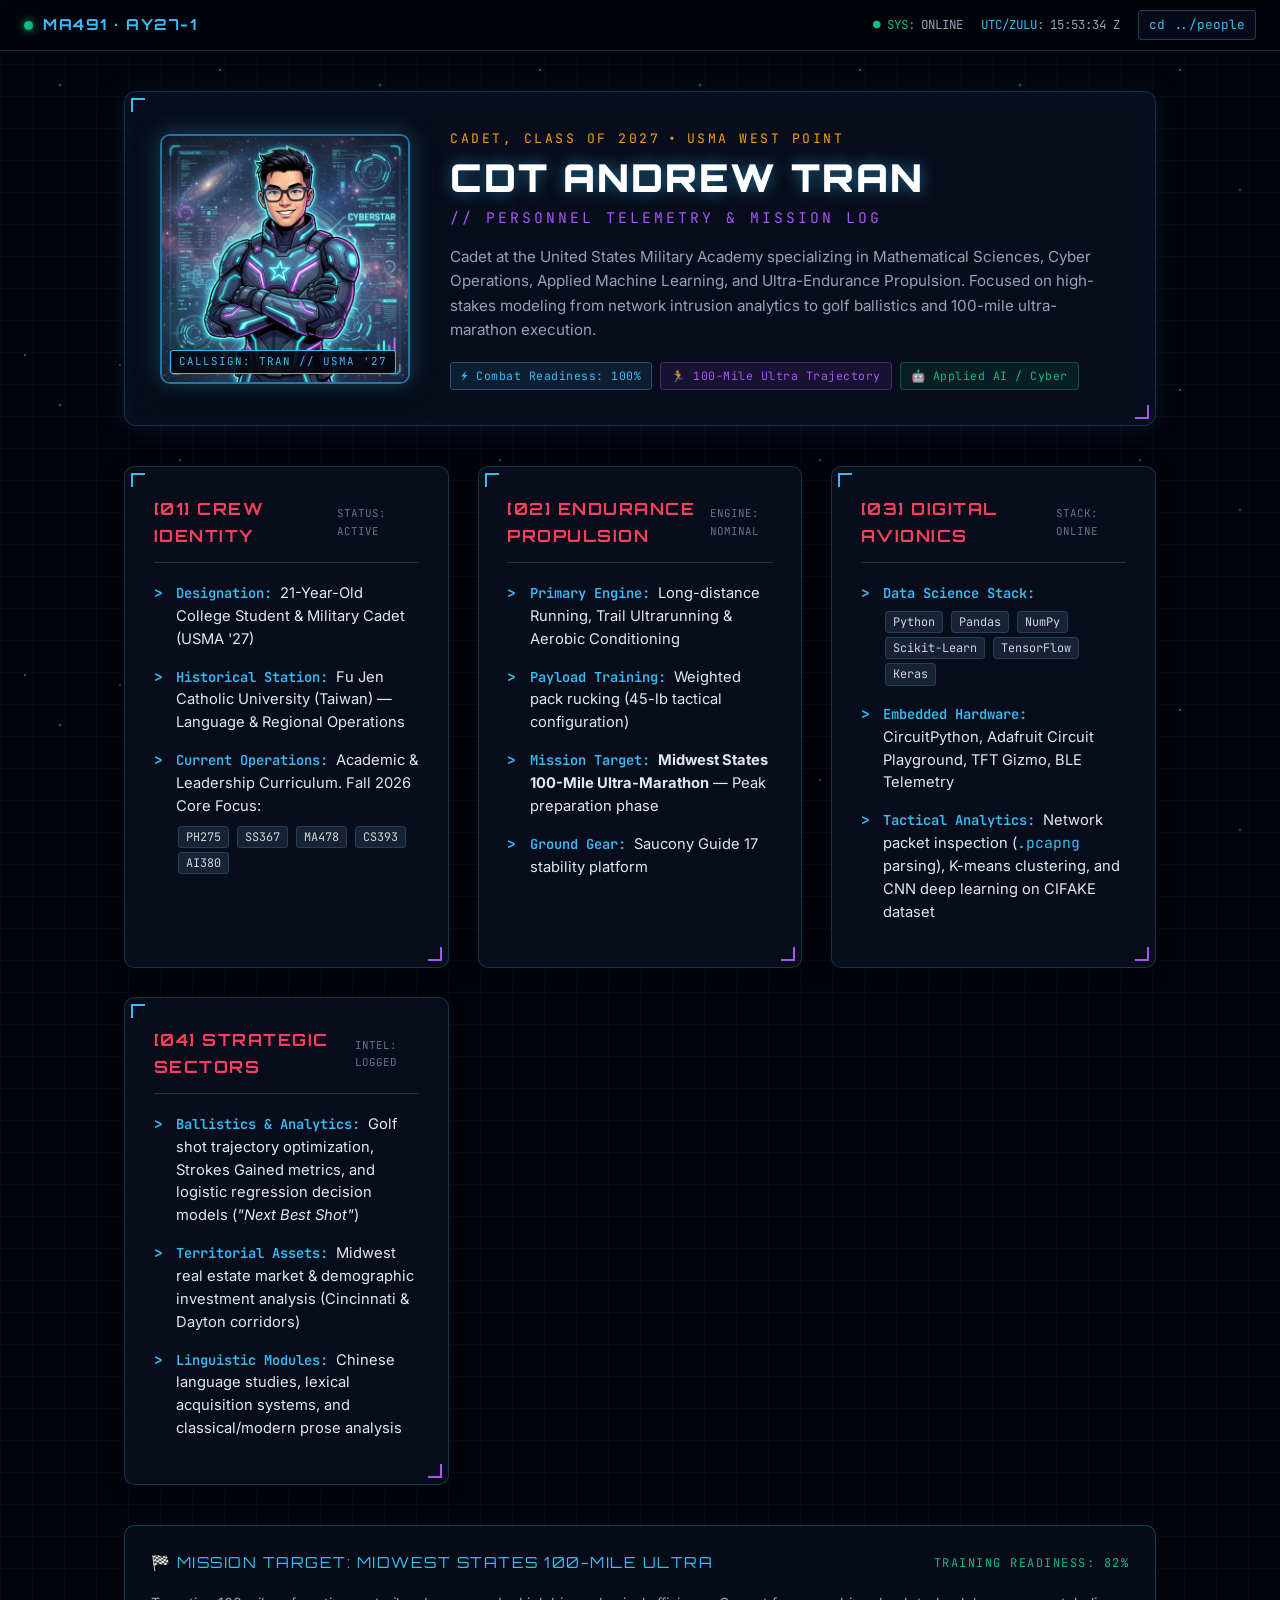
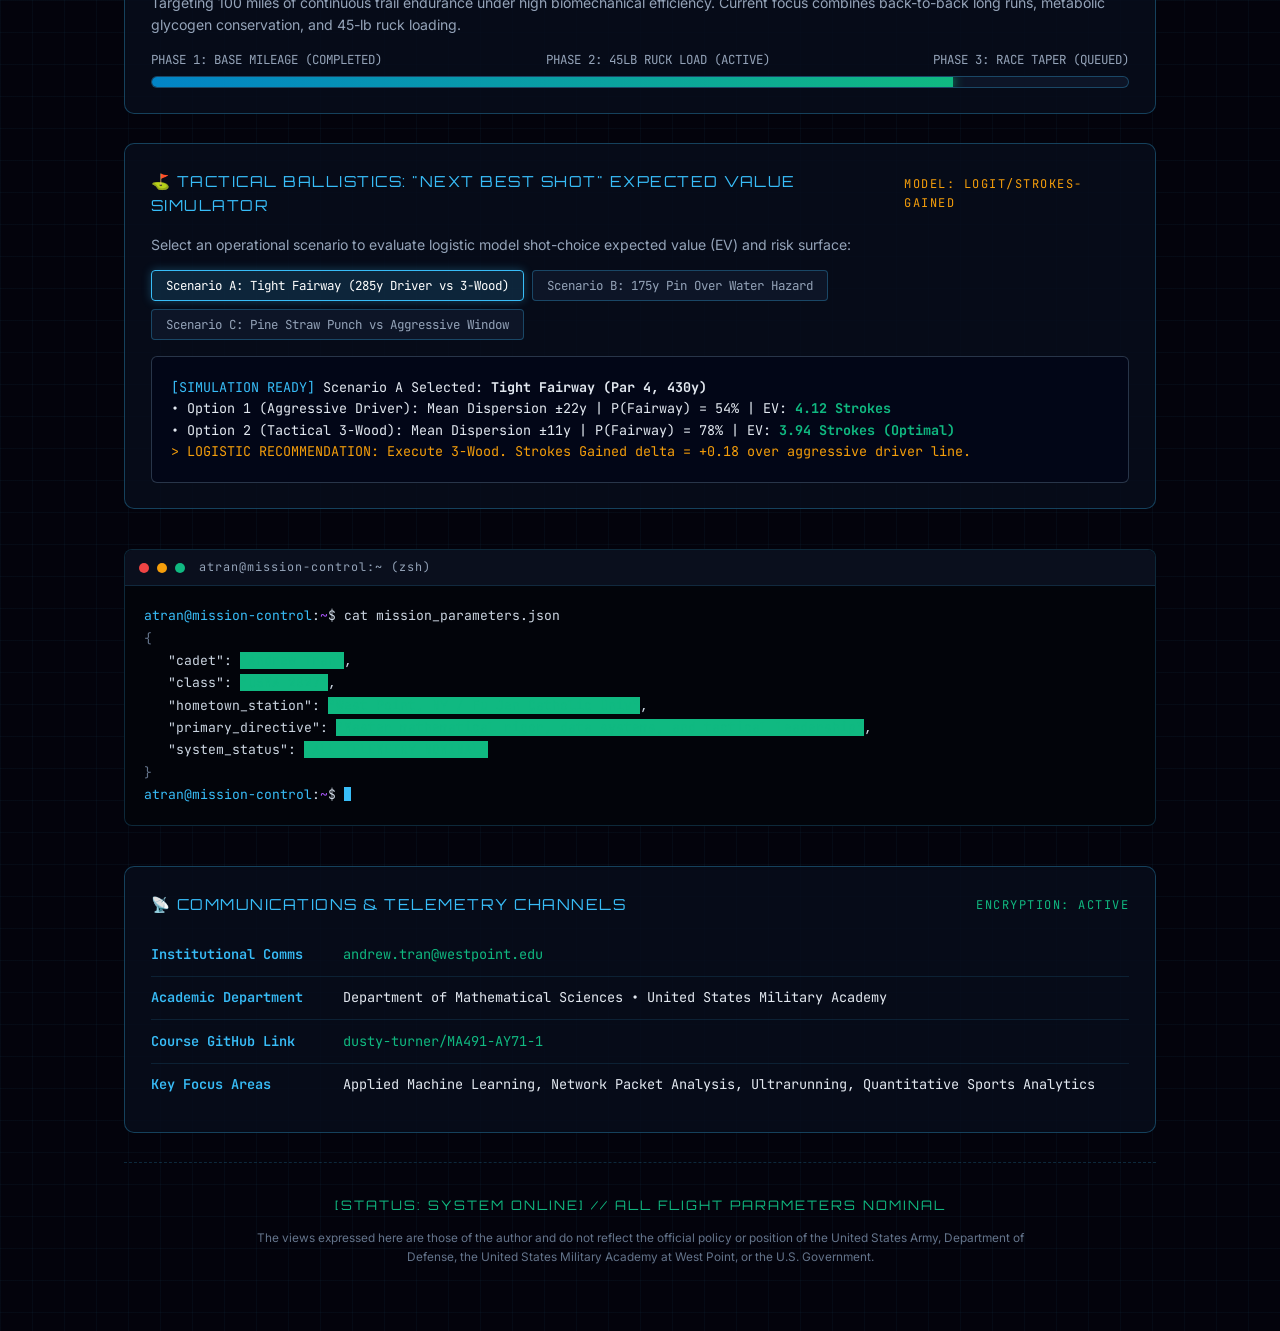
<file: people/andrew-tran/index.html>
<!DOCTYPE html>
<html lang="en">
<head>
    <meta charset="UTF-8">
    <meta name="viewport" content="width=device-width, initial-scale=1.0">
    <title>CDT Andrew Tran | Telemetry & Mission Log — MA491</title>
    <link rel="preconnect" href="https://fonts.googleapis.com">
    <link rel="preconnect" href="https://fonts.gstatic.com" crossorigin>
    <link href="https://fonts.googleapis.com/css2?family=JetBrains+Mono:ital,wght@0,300;0,400;0,600;0,700;1,400&family=Orbitron:wght@600;800;900&family=Inter:wght@300;400;500;600;700&display=swap" rel="stylesheet">
    <style>
        :root {
            --space-bg: #03030c;
            --space-card: rgba(12, 19, 35, 0.72);
            --space-card-border: rgba(56, 189, 248, 0.22);
            --cyan-glow: #38bdf8;
            --cyan-dim: #0284c7;
            --violet-glow: #a855f7;
            --rose-glow: #f43f5e;
            --emerald-glow: #10b981;
            --amber-glow: #f59e0b;
            --text-main: #e2e8f0;
            --text-dim: #94a3b8;
            --text-muted: #64748b;
            --hud-grid: rgba(56, 189, 248, 0.04);
        }

        * {
            box-sizing: border-box;
            margin: 0;
            padding: 0;
        }

        body {
            background-color: var(--space-bg);
            color: var(--text-main);
            font-family: 'Inter', -apple-system, BlinkMacSystemFont, "Segoe UI", Roboto, sans-serif;
            line-height: 1.6;
            overflow-x: hidden;
            position: relative;
            min-height: 100vh;
            background-image:
                linear-gradient(var(--hud-grid) 1px, transparent 1px),
                linear-gradient(90deg, var(--hud-grid) 1px, transparent 1px);
            background-size: 32px 32px;
        }

        .mono {
            font-family: 'JetBrains Mono', monospace;
        }

        .orbitron {
            font-family: 'Orbitron', sans-serif;
        }

        /* --- Starfield Background Effect --- */
        .stars {
            position: fixed;
            top: 0;
            left: 0;
            width: 100%;
            height: 100%;
            background-image:
                radial-gradient(1.5px 1.5px at 25px 35px, #ffffff, rgba(0,0,0,0)),
                radial-gradient(2px 2px at 60px 85px, var(--cyan-glow), rgba(0,0,0,0)),
                radial-gradient(1px 1px at 120px 45px, #ffffff, rgba(0,0,0,0)),
                radial-gradient(2px 2px at 180px 140px, var(--violet-glow), rgba(0,0,0,0)),
                radial-gradient(1.5px 1.5px at 220px 70px, #ffffff, rgba(0,0,0,0)),
                radial-gradient(2px 2px at 280px 190px, var(--emerald-glow), rgba(0,0,0,0));
            background-repeat: repeat;
            background-size: 320px 320px;
            opacity: 0.65;
            z-index: -2;
            animation: starDrift 60s infinite linear;
            pointer-events: none;
        }

        @keyframes starDrift {
            0% { transform: translateY(0); }
            100% { transform: translateY(-320px); }
        }

        /* Scanline Overlay */
        .scanlines {
            position: fixed;
            top: 0;
            left: 0;
            width: 100%;
            height: 100%;
            background: linear-gradient(to bottom, rgba(255,255,255,0), rgba(255,255,255,0) 50%, rgba(0, 0, 0, 0.28) 50%, rgba(0, 0, 0, 0.28));
            background-size: 100% 4px;
            z-index: -1;
            pointer-events: none;
            opacity: 0.7;
        }

        /* --- Top Navigation Bar --- */
        .navbar {
            display: flex;
            align-items: center;
            justify-content: space-between;
            flex-wrap: wrap;
            gap: 12px;
            padding: 10px 24px;
            background: rgba(3, 3, 12, 0.88);
            border-bottom: 1px solid rgba(56, 189, 248, 0.25);
            backdrop-filter: blur(8px);
            position: sticky;
            top: 0;
            z-index: 100;
        }

        .nav-brand {
            font-family: 'Orbitron', sans-serif;
            font-weight: 700;
            font-size: 0.95rem;
            letter-spacing: 1.5px;
            color: var(--cyan-glow);
            display: flex;
            align-items: center;
            gap: 10px;
            text-decoration: none;
        }

        .beacon-dot {
            width: 9px;
            height: 9px;
            border-radius: 50%;
            background: var(--emerald-glow);
            box-shadow: 0 0 10px var(--emerald-glow);
            animation: pulseBeacon 2.2s infinite ease-in-out;
        }

        @keyframes pulseBeacon {
            0%, 100% { opacity: 1; transform: scale(1); }
            50% { opacity: 0.35; transform: scale(0.8); }
        }

        .nav-telemetry {
            font-family: 'JetBrains Mono', monospace;
            font-size: 0.78rem;
            color: var(--text-dim);
            display: flex;
            align-items: center;
            gap: 18px;
        }

        .telemetry-item {
            display: flex;
            align-items: center;
            gap: 6px;
        }

        .nav-link {
            font-family: 'JetBrains Mono', monospace;
            color: var(--cyan-glow);
            font-size: 0.8rem;
            text-decoration: none;
            padding: 4px 10px;
            border: 1px solid rgba(56, 189, 248, 0.3);
            border-radius: 4px;
            background: rgba(56, 189, 248, 0.05);
            transition: all 0.2s ease;
        }

        .nav-link:hover {
            background: rgba(56, 189, 248, 0.18);
            border-color: var(--cyan-glow);
            box-shadow: 0 0 12px rgba(56, 189, 248, 0.3);
            color: #ffffff;
        }

        /* --- Main Layout Wrapper --- */
        .wrap {
            max-width: 1080px;
            margin: 0 auto;
            padding: 2.5rem 1.5rem 4rem;
        }

        /* --- Hero Section --- */
        .hero {
            display: flex;
            align-items: center;
            gap: 2.5rem;
            background: var(--space-card);
            border: 1px solid var(--space-card-border);
            border-radius: 12px;
            padding: 2.2rem;
            box-shadow: 0 0 30px rgba(14, 165, 233, 0.12), inset 0 0 20px rgba(56, 189, 248, 0.03);
            backdrop-filter: blur(10px);
            position: relative;
            overflow: hidden;
            margin-bottom: 2.5rem;
        }

        /* HUD Corner Marks */
        .hero::before, .hero::after, .card::before, .card::after {
            content: '';
            position: absolute;
            width: 12px;
            height: 12px;
            pointer-events: none;
        }

        .hero::before, .card::before {
            top: 6px;
            left: 6px;
            border-top: 2px solid var(--cyan-glow);
            border-left: 2px solid var(--cyan-glow);
        }

        .hero::after, .card::after {
            bottom: 6px;
            right: 6px;
            border-bottom: 2px solid var(--violet-glow);
            border-right: 2px solid var(--violet-glow);
        }

        .hero-portrait-frame {
            position: relative;
            flex-shrink: 0;
        }

        .hero-portrait {
            display: block;
            width: 250px;
            height: 250px;
            object-fit: cover;
            border-radius: 10px;
            border: 2px solid rgba(56, 189, 248, 0.6);
            box-shadow: 0 0 25px rgba(56, 189, 248, 0.35), 0 10px 30px rgba(0, 0, 0, 0.8);
        }

        .hero-overlay-tag {
            position: absolute;
            bottom: 10px;
            left: 10px;
            background: rgba(3, 3, 12, 0.85);
            border: 1px solid var(--cyan-glow);
            color: var(--cyan-glow);
            font-family: 'JetBrains Mono', monospace;
            font-size: 0.68rem;
            padding: 2px 8px;
            border-radius: 3px;
            letter-spacing: 1px;
        }

        .hero-body {
            flex: 1 1 340px;
        }

        .rank-callsign {
            font-family: 'JetBrains Mono', monospace;
            color: var(--amber-glow);
            font-size: 0.82rem;
            letter-spacing: 2.5px;
            text-transform: uppercase;
            margin-bottom: 0.4rem;
            display: flex;
            align-items: center;
            gap: 8px;
        }

        .hero-body h1 {
            font-family: 'Orbitron', sans-serif;
            font-size: 2.4rem;
            font-weight: 900;
            color: #ffffff;
            letter-spacing: 2px;
            line-height: 1.15;
            margin-bottom: 0.4rem;
            text-shadow: 0 0 15px rgba(56, 189, 248, 0.5);
        }

        .hero-subtitle {
            color: var(--violet-glow);
            font-family: 'JetBrains Mono', monospace;
            font-size: 0.92rem;
            letter-spacing: 3px;
            text-transform: uppercase;
            margin-bottom: 1rem;
        }

        .hero-bio {
            color: var(--text-dim);
            font-size: 0.95rem;
            margin-bottom: 1.2rem;
            line-height: 1.6;
        }

        .badge-row {
            display: flex;
            flex-wrap: wrap;
            gap: 8px;
        }

        .badge {
            font-family: 'JetBrains Mono', monospace;
            font-size: 0.72rem;
            padding: 4px 10px;
            border-radius: 4px;
            letter-spacing: 0.5px;
            display: inline-flex;
            align-items: center;
            gap: 6px;
        }

        .badge-cyan {
            background: rgba(56, 189, 248, 0.1);
            color: var(--cyan-glow);
            border: 1px solid rgba(56, 189, 248, 0.35);
        }

        .badge-violet {
            background: rgba(168, 85, 247, 0.1);
            color: var(--violet-glow);
            border: 1px solid rgba(168, 85, 247, 0.35);
        }

        .badge-emerald {
            background: rgba(16, 185, 129, 0.1);
            color: var(--emerald-glow);
            border: 1px solid rgba(16, 185, 129, 0.35);
        }

        /* --- Cards Grid Layout --- */
        .grid-container {
            display: grid;
            grid-template-columns: repeat(auto-fit, minmax(320px, 1fr));
            gap: 1.8rem;
            margin-bottom: 2.5rem;
        }

        .card {
            background: var(--space-card);
            border: 1px solid var(--space-card-border);
            border-radius: 10px;
            padding: 1.8rem;
            box-shadow: 0 4px 20px rgba(0, 0, 0, 0.4);
            backdrop-filter: blur(8px);
            position: relative;
            transition: transform 0.25s ease, border-color 0.25s ease, box-shadow 0.25s ease;
        }

        .card:hover {
            transform: translateY(-4px);
            border-color: var(--cyan-glow);
            box-shadow: 0 8px 30px rgba(56, 189, 248, 0.15);
        }

        .card-header {
            display: flex;
            align-items: center;
            justify-content: space-between;
            border-bottom: 1px solid rgba(51, 65, 85, 0.7);
            padding-bottom: 0.75rem;
            margin-bottom: 1.2rem;
        }

        .card-title {
            font-family: 'Orbitron', sans-serif;
            font-size: 1.05rem;
            color: var(--rose-glow);
            letter-spacing: 1.5px;
            display: flex;
            align-items: center;
            gap: 8px;
        }

        .card-tag {
            font-family: 'JetBrains Mono', monospace;
            font-size: 0.68rem;
            color: var(--text-muted);
            text-transform: uppercase;
        }

        .telemetry-list {
            list-style: none;
        }

        .telemetry-list li {
            margin-bottom: 0.95rem;
            line-height: 1.55;
            font-size: 0.92rem;
            position: relative;
            padding-left: 1.4rem;
        }

        .telemetry-list li::before {
            content: '>';
            position: absolute;
            left: 0;
            color: var(--cyan-glow);
            font-family: 'JetBrains Mono', monospace;
            font-weight: 700;
        }

        .highlight-label {
            color: var(--cyan-glow);
            font-family: 'JetBrains Mono', monospace;
            font-size: 0.86rem;
            font-weight: 600;
            margin-right: 4px;
        }

        .pill-tag {
            display: inline-block;
            font-family: 'JetBrains Mono', monospace;
            font-size: 0.74rem;
            background: rgba(30, 41, 59, 0.8);
            border: 1px solid rgba(56, 189, 248, 0.2);
            color: #cbd5e1;
            padding: 1px 7px;
            border-radius: 4px;
            margin: 2px 2px;
        }

        /* --- Interactive Widgets Section --- */
        .widget-section {
            margin-bottom: 2.5rem;
        }

        .hud-panel {
            background: rgba(8, 14, 28, 0.85);
            border: 1px solid rgba(56, 189, 248, 0.3);
            border-radius: 10px;
            padding: 1.6rem;
            margin-bottom: 1.8rem;
            position: relative;
        }

        .hud-panel-title {
            font-family: 'Orbitron', sans-serif;
            font-size: 0.95rem;
            color: var(--cyan-glow);
            letter-spacing: 1.5px;
            margin-bottom: 1rem;
            display: flex;
            align-items: center;
            justify-content: space-between;
        }

        /* Progress Bar for Ultra Marathon */
        .progress-hud {
            margin-top: 0.8rem;
        }

        .progress-meta {
            display: flex;
            justify-content: space-between;
            font-family: 'JetBrains Mono', monospace;
            font-size: 0.78rem;
            color: var(--text-dim);
            margin-bottom: 6px;
        }

        .progress-track {
            height: 12px;
            background: rgba(15, 23, 42, 0.9);
            border: 1px solid rgba(56, 189, 248, 0.3);
            border-radius: 6px;
            overflow: hidden;
            position: relative;
        }

        .progress-fill {
            height: 100%;
            width: 82%;
            background: linear-gradient(90deg, var(--cyan-dim), var(--emerald-glow));
            box-shadow: 0 0 12px var(--emerald-glow);
            position: relative;
            transition: width 1s ease-in-out;
        }

        /* Interactive Golf Next Best Shot EV Matrix */
        .interactive-controls {
            display: flex;
            gap: 8px;
            margin-bottom: 1rem;
            flex-wrap: wrap;
        }

        .interactive-btn {
            background: rgba(15, 23, 42, 0.9);
            border: 1px solid rgba(56, 189, 248, 0.3);
            color: var(--text-dim);
            font-family: 'JetBrains Mono', monospace;
            font-size: 0.78rem;
            padding: 6px 14px;
            border-radius: 4px;
            cursor: pointer;
            transition: all 0.2s ease;
        }

        .interactive-btn:hover, .interactive-btn.active {
            background: rgba(56, 189, 248, 0.15);
            border-color: var(--cyan-glow);
            color: #ffffff;
            box-shadow: 0 0 10px rgba(56, 189, 248, 0.3);
        }

        .sim-output-box {
            background: #020617;
            border: 1px solid rgba(51, 65, 85, 0.8);
            border-radius: 6px;
            padding: 1.2rem;
            font-family: 'JetBrains Mono', monospace;
            font-size: 0.84rem;
            line-height: 1.6;
        }

        .sim-metric {
            color: var(--emerald-glow);
            font-weight: 700;
        }

        .sim-warn {
            color: var(--amber-glow);
        }

        /* --- Telemetry Terminal --- */
        .terminal-box {
            background: #02040a;
            border: 1px solid rgba(56, 189, 248, 0.2);
            border-radius: 8px;
            overflow: hidden;
            margin-bottom: 2.5rem;
            font-family: 'JetBrains Mono', monospace;
            font-size: 0.82rem;
        }

        .terminal-bar {
            background: #0a0f1d;
            padding: 8px 14px;
            border-bottom: 1px solid rgba(56, 189, 248, 0.15);
            display: flex;
            align-items: center;
            gap: 8px;
        }

        .t-dot {
            width: 10px;
            height: 10px;
            border-radius: 50%;
            display: inline-block;
        }
        .t-red { background: #ef4444; }
        .t-yellow { background: #f59e0b; }
        .t-green { background: #10b981; }

        .terminal-title {
            color: var(--text-dim);
            font-size: 0.74rem;
            margin-left: 6px;
            letter-spacing: 1px;
        }

        .terminal-content {
            padding: 1.2rem;
            color: #cbd5e1;
            line-height: 1.7;
        }

        .t-cyan { color: var(--cyan-glow); }
        .t-violet { color: var(--violet-glow); }
        .t-green { color: var(--emerald-glow); }
        .t-amber { color: var(--amber-glow); }
        .t-dim { color: var(--text-muted); }

        .cursor {
            display: inline-block;
            width: 7px;
            height: 14px;
            background: var(--cyan-glow);
            vertical-align: -2px;
            animation: blink 1s step-end infinite;
        }

        @keyframes blink { 50% { opacity: 0; } }

        /* --- Mission Comms / Contact Table --- */
        .comms-table {
            width: 100%;
            border-collapse: collapse;
            font-family: 'JetBrains Mono', monospace;
            font-size: 0.85rem;
            margin-top: 0.5rem;
        }

        .comms-table td {
            padding: 0.65rem 0;
            border-bottom: 1px solid rgba(56, 189, 248, 0.12);
            vertical-align: top;
        }

        .comms-table tr:last-child td {
            border-bottom: none;
        }

        .comms-table td.k {
            color: var(--cyan-glow);
            width: 12rem;
            white-space: nowrap;
            padding-right: 1rem;
            font-weight: 600;
        }

        .comms-table td.v a {
            color: var(--emerald-glow);
            text-decoration: none;
            transition: color 0.2s;
        }

        .comms-table td.v a:hover {
            color: #ffffff;
            text-decoration: underline;
        }

        /* --- Footer --- */
        footer {
            text-align: center;
            padding-top: 2rem;
            border-top: 1px dashed rgba(56, 189, 248, 0.2);
            color: var(--text-muted);
            font-size: 0.8rem;
            line-height: 1.6;
        }

        .footer-status {
            font-family: 'Orbitron', sans-serif;
            color: var(--emerald-glow);
            font-size: 0.82rem;
            letter-spacing: 2px;
            margin-bottom: 0.8rem;
        }

        .disclaimer {
            max-width: 780px;
            margin: 0 auto;
            font-size: 0.74rem;
            color: #64748b;
        }

        @media (max-width: 768px) {
            .hero {
                flex-direction: column;
                text-align: center;
                gap: 1.5rem;
            }
            .hero-body h1 {
                font-size: 1.85rem;
            }
            .rank-callsign {
                justify-content: center;
            }
            .badge-row {
                justify-content: center;
            }
            .grid-container {
                grid-template-columns: 1fr;
            }
            .comms-table td.k {
                display: block;
                width: auto;
                padding-bottom: 0;
            }
            .comms-table td.v {
                display: block;
                padding-top: 0.2rem;
            }
        }
    </style>
</head>
<body>

    <div class="stars"></div>
    <div class="scanlines"></div>

    <!-- Navigation Header -->
    <nav class="navbar">
        <a href="../../" class="nav-brand">
            <span class="beacon-dot"></span>
            <span>MA491 &middot; AY27-1</span>
        </a>
        <div class="nav-telemetry">
            <div class="telemetry-item mono">
                <span style="color: var(--emerald-glow);">● SYS:</span>
                <span>ONLINE</span>
            </div>
            <div class="telemetry-item mono">
                <span style="color: var(--cyan-glow);">UTC/ZULU:</span>
                <span id="zulu-clock">--:--:-- Z</span>
            </div>
            <a href="../" class="nav-link">cd ../people</a>
        </div>
    </nav>

    <div class="wrap">

        <!-- Hero Section -->
        <header class="hero">
            <div class="hero-portrait-frame">
                <img src="hero.jpg" alt="Illustrated superhero portrait of CDT Andrew Tran with cybernetic telemetry armor and glasses" class="hero-portrait">
                <div class="hero-overlay-tag">CALLSIGN: TRAN // USMA '27</div>
            </div>
            <div class="hero-body">
                <div class="rank-callsign">
                    <span>CADET, CLASS OF 2027</span>
                    <span>&bull;</span>
                    <span>USMA WEST POINT</span>
                </div>
                <h1>CDT ANDREW TRAN</h1>
                <div class="hero-subtitle">// PERSONNEL TELEMETRY & MISSION LOG</div>
                <p class="hero-bio">
                    Cadet at the United States Military Academy specializing in Mathematical Sciences, Cyber Operations, Applied Machine Learning, and Ultra-Endurance Propulsion. Focused on high-stakes modeling from network intrusion analytics to golf ballistics and 100-mile ultra-marathon execution.
                </p>
                <div class="badge-row">
                    <span class="badge badge-cyan">⚡ Combat Readiness: 100%</span>
                    <span class="badge badge-violet">🏃 100-Mile Ultra Trajectory</span>
                    <span class="badge badge-emerald">🤖 Applied AI / Cyber</span>
                </div>
            </div>
        </header>

        <!-- Four Primary Telemetry Sectors -->
        <div class="grid-container">

            <!-- Sector 01: Crew Identity -->
            <div class="card">
                <div class="card-header">
                    <h2 class="card-title">[01] CREW IDENTITY</h2>
                    <span class="card-tag">STATUS: ACTIVE</span>
                </div>
                <ul class="telemetry-list">
                    <li>
                        <span class="highlight-label">Designation:</span>
                        21-Year-Old College Student &amp; Military Cadet (USMA '27)
                    </li>
                    <li>
                        <span class="highlight-label">Historical Station:</span>
                        Fu Jen Catholic University (Taiwan) &mdash; Language &amp; Regional Operations
                    </li>
                    <li>
                        <span class="highlight-label">Current Operations:</span>
                        Academic &amp; Leadership Curriculum. Fall 2026 Core Focus:
                        <div style="margin-top: 6px;">
                            <span class="pill-tag">PH275</span>
                            <span class="pill-tag">SS367</span>
                            <span class="pill-tag">MA478</span>
                            <span class="pill-tag">CS393</span>
                            <span class="pill-tag">AI380</span>
                        </div>
                    </li>
                </ul>
            </div>

            <!-- Sector 02: Endurance Propulsion -->
            <div class="card">
                <div class="card-header">
                    <h2 class="card-title">[02] ENDURANCE PROPULSION</h2>
                    <span class="card-tag">ENGINE: NOMINAL</span>
                </div>
                <ul class="telemetry-list">
                    <li>
                        <span class="highlight-label">Primary Engine:</span>
                        Long-distance Running, Trail Ultrarunning &amp; Aerobic Conditioning
                    </li>
                    <li>
                        <span class="highlight-label">Payload Training:</span>
                        Weighted pack rucking (45-lb tactical configuration)
                    </li>
                    <li>
                        <span class="highlight-label">Mission Target:</span>
                        <strong>Midwest States 100-Mile Ultra-Marathon</strong> &mdash; Peak preparation phase
                    </li>
                    <li>
                        <span class="highlight-label">Ground Gear:</span>
                        Saucony Guide 17 stability platform
                    </li>
                </ul>
            </div>

            <!-- Sector 03: Digital Avionics & ML -->
            <div class="card">
                <div class="card-header">
                    <h2 class="card-title">[03] DIGITAL AVIONICS</h2>
                    <span class="card-tag">STACK: ONLINE</span>
                </div>
                <ul class="telemetry-list">
                    <li>
                        <span class="highlight-label">Data Science Stack:</span>
                        <div style="margin-top: 4px;">
                            <span class="pill-tag">Python</span>
                            <span class="pill-tag">Pandas</span>
                            <span class="pill-tag">NumPy</span>
                            <span class="pill-tag">Scikit-Learn</span>
                            <span class="pill-tag">TensorFlow</span>
                            <span class="pill-tag">Keras</span>
                        </div>
                    </li>
                    <li>
                        <span class="highlight-label">Embedded Hardware:</span>
                        CircuitPython, Adafruit Circuit Playground, TFT Gizmo, BLE Telemetry
                    </li>
                    <li>
                        <span class="highlight-label">Tactical Analytics:</span>
                        Network packet inspection (<code class="mono" style="color: var(--cyan-glow);">.pcapng</code> parsing), K-means clustering, and CNN deep learning on CIFAKE dataset
                    </li>
                </ul>
            </div>

            <!-- Sector 04: Strategic Sectors -->
            <div class="card">
                <div class="card-header">
                    <h2 class="card-title">[04] STRATEGIC SECTORS</h2>
                    <span class="card-tag">INTEL: LOGGED</span>
                </div>
                <ul class="telemetry-list">
                    <li>
                        <span class="highlight-label">Ballistics &amp; Analytics:</span>
                        Golf shot trajectory optimization, Strokes Gained metrics, and logistic regression decision models (<em>"Next Best Shot"</em>)
                    </li>
                    <li>
                        <span class="highlight-label">Territorial Assets:</span>
                        Midwest real estate market &amp; demographic investment analysis (Cincinnati &amp; Dayton corridors)
                    </li>
                    <li>
                        <span class="highlight-label">Linguistic Modules:</span>
                        Chinese language studies, lexical acquisition systems, and classical/modern prose analysis
                    </li>
                </ul>
            </div>

        </div>

        <!-- Interactive Mission HUD Widgets -->
        <div class="widget-section">

            <!-- Ultra-Marathon Mission Readiness Gauge -->
            <div class="hud-panel">
                <div class="hud-panel-title">
                    <span>🏁 MISSION TARGET: MIDWEST STATES 100-MILE ULTRA</span>
                    <span class="mono" style="font-size: 0.75rem; color: var(--emerald-glow);">TRAINING READINESS: 82%</span>
                </div>
                <p style="font-size: 0.88rem; color: var(--text-dim); margin-bottom: 0.8rem;">
                    Targeting 100 miles of continuous trail endurance under high biomechanical efficiency. Current focus combines back-to-back long runs, metabolic glycogen conservation, and 45-lb ruck loading.
                </p>
                <div class="progress-hud">
                    <div class="progress-meta">
                        <span>PHASE 1: BASE MILEAGE (COMPLETED)</span>
                        <span>PHASE 2: 45LB RUCK LOAD (ACTIVE)</span>
                        <span>PHASE 3: RACE TAPER (QUEUED)</span>
                    </div>
                    <div class="progress-track">
                        <div class="progress-fill" id="ultra-bar"></div>
                    </div>
                </div>
            </div>

            <!-- Interactive Ballistics & Golf EV Simulator -->
            <div class="hud-panel">
                <div class="hud-panel-title">
                    <span>⛳ TACTICAL BALLISTICS: "NEXT BEST SHOT" EXPECTED VALUE SIMULATOR</span>
                    <span class="mono" style="font-size: 0.75rem; color: var(--amber-glow);">MODEL: LOGIT/STROKES-GAINED</span>
                </div>
                <p style="font-size: 0.88rem; color: var(--text-dim); margin-bottom: 0.85rem;">
                    Select an operational scenario to evaluate logistic model shot-choice expected value (EV) and risk surface:
                </p>
                <div class="interactive-controls">
                    <button class="interactive-btn active" onclick="updateScenario('drive')">Scenario A: Tight Fairway (285y Driver vs 3-Wood)</button>
                    <button class="interactive-btn" onclick="updateScenario('approach')">Scenario B: 175y Pin Over Water Hazard</button>
                    <button class="interactive-btn" onclick="updateScenario('recovery')">Scenario C: Pine Straw Punch vs Aggressive Window</button>
                </div>
                <div class="sim-output-box" id="sim-output">
                    <span class="t-cyan">[SIMULATION READY]</span> Scenario A Selected: <strong>Tight Fairway (Par 4, 430y)</strong><br>
                    &bull; Option 1 (Aggressive Driver): Mean Dispersion &plusmn;22y | P(Fairway) = 54% | EV: <span class="sim-metric">4.12 Strokes</span><br>
                    &bull; Option 2 (Tactical 3-Wood): Mean Dispersion &plusmn;11y | P(Fairway) = 78% | EV: <span class="sim-metric">3.94 Strokes (Optimal)</span><br>
                    <span class="sim-warn">&gt; LOGISTIC RECOMMENDATION: Execute 3-Wood. Strokes Gained delta = +0.18 over aggressive driver line.</span>
                </div>
            </div>

        </div>

        <!-- Terminal Output Box -->
        <div class="terminal-box">
            <div class="terminal-bar">
                <span class="t-dot t-red"></span>
                <span class="t-dot t-yellow"></span>
                <span class="t-dot t-green"></span>
                <span class="terminal-title">atran@mission-control:~ (zsh)</span>
            </div>
            <div class="terminal-content">
                <p><span class="t-cyan">atran@mission-control</span>:<span class="t-violet">~</span>$ cat mission_parameters.json</p>
                <p class="t-dim">{</p>
                <p style="padding-left: 1.5rem;">"cadet": <span class="t-green">"Andrew Tran"</span>,</p>
                <p style="padding-left: 1.5rem;">"class": <span class="t-green">"USMA 2027"</span>,</p>
                <p style="padding-left: 1.5rem;">"hometown_station": <span class="t-green">"West Point, NY / Fu Jen Catholic Univ"</span>,</p>
                <p style="padding-left: 1.5rem;">"primary_directive": <span class="t-green">"Master mathematical rigor, data systems, and tactical leadership"</span>,</p>
                <p style="padding-left: 1.5rem;">"system_status": <span class="t-green">"ALL TELEMETRY NOMINAL"</span></p>
                <p class="t-dim">}</p>
                <p><span class="t-cyan">atran@mission-control</span>:<span class="t-violet">~</span>$ <span class="cursor"></span></p>
            </div>
        </div>

        <!-- Comms Spec Table -->
        <div class="hud-panel">
            <div class="hud-panel-title">
                <span>📡 COMMUNICATIONS &amp; TELEMETRY CHANNELS</span>
                <span class="mono" style="font-size: 0.75rem; color: var(--emerald-glow);">ENCRYPTION: ACTIVE</span>
            </div>
            <table class="comms-table">
                <tr>
                    <td class="k">Institutional Comms</td>
                    <td class="v"><a href="mailto:andrew.tran@westpoint.edu">andrew.tran@westpoint.edu</a></td>
                </tr>
                <tr>
                    <td class="k">Academic Department</td>
                    <td class="v">Department of Mathematical Sciences &bull; United States Military Academy</td>
                </tr>
                <tr>
                    <td class="k">Course GitHub Link</td>
                    <td class="v"><a href="https://github.com/dusty-turner/MA491-AY71-1" target="_blank" rel="noopener">dusty-turner/MA491-AY71-1</a></td>
                </tr>
                <tr>
                    <td class="k">Key Focus Areas</td>
                    <td class="v">Applied Machine Learning, Network Packet Analysis, Ultrarunning, Quantitative Sports Analytics</td>
                </tr>
            </table>
        </div>

        <!-- Footer -->
        <footer>
            <div class="footer-status">[STATUS: SYSTEM ONLINE] // ALL FLIGHT PARAMETERS NOMINAL</div>
            <div class="disclaimer">
                The views expressed here are those of the author and do not reflect the official policy or position of the United States Army, Department of Defense, the United States Military Academy at West Point, or the U.S. Government.
            </div>
        </footer>

    </div>

    <!-- Live Telemetry Clock & Widget Script -->
    <script>
        function updateZuluClock() {
            const now = new Date();
            const hours = String(now.getUTCHours()).padStart(2, '0');
            const minutes = String(now.getUTCMinutes()).padStart(2, '0');
            const seconds = String(now.getUTCSeconds()).padStart(2, '0');
            const clockEl = document.getElementById('zulu-clock');
            if (clockEl) {
                clockEl.textContent = `${hours}:${minutes}:${seconds} Z`;
            }
        }
        setInterval(updateZuluClock, 1000);
        updateZuluClock();

        const scenarios = {
            drive: {
                title: "Tight Fairway (Par 4, 430y)",
                opt1: "Option 1 (Aggressive Driver): Mean Dispersion ±22y | P(Fairway) = 54% | EV: 4.12 Strokes",
                opt2: "Option 2 (Tactical 3-Wood): Mean Dispersion ±11y | P(Fairway) = 78% | EV: 3.94 Strokes (Optimal)",
                rec: "> LOGISTIC RECOMMENDATION: Execute 3-Wood. Strokes Gained delta = +0.18 over aggressive driver line."
            },
            approach: {
                title: "175y Pin Tucked Left Over Water Hazard",
                opt1: "Option 1 (Pin Hunting 7-Iron): P(Water Penalty) = 28% | P(Green in Reg) = 46% | EV: 3.42 Strokes",
                opt2: "Option 2 (Center Green Target 7-Iron): P(Water Penalty) = 4% | P(Green in Reg) = 74% | EV: 3.08 Strokes (Optimal)",
                rec: "> LOGISTIC RECOMMENDATION: Fire at center of green. Avoid penalty hazard; 2-putt safety profile minimizes variance."
            },
            recovery: {
                title: "Deep Pine Straw with Tree Canopy Window",
                opt1: "Option 1 (Hero Hook around Trunk): P(Clean Escape) = 31% | P(Branch Deflection) = 69% | EV: 4.65 Strokes",
                opt2: "Option 2 (Low Punch Out to 80y Fairway): P(Clean Escape) = 96% | P(Fairway Wedge) = 92% | EV: 4.15 Strokes (Optimal)",
                rec: "> LOGISTIC RECOMMENDATION: Take tactical punch out. Save the stroke and rely on 80y wedge proximity."
            }
        };

        function updateScenario(key) {
            const btns = document.querySelectorAll('.interactive-btn');
            btns.forEach(b => b.classList.remove('active'));
            event.target.classList.add('active');

            const sc = scenarios[key];
            const output = document.getElementById('sim-output');
            output.innerHTML = `
                <span class="t-cyan">[SIMULATION UPDATED]</span> ${sc.title}<br>
                &bull; ${sc.opt1}<br>
                &bull; ${sc.opt2}<br>
                <span class="sim-warn">${sc.rec}</span>
            `;
        }
    </script>
</body>
</html>
</file>
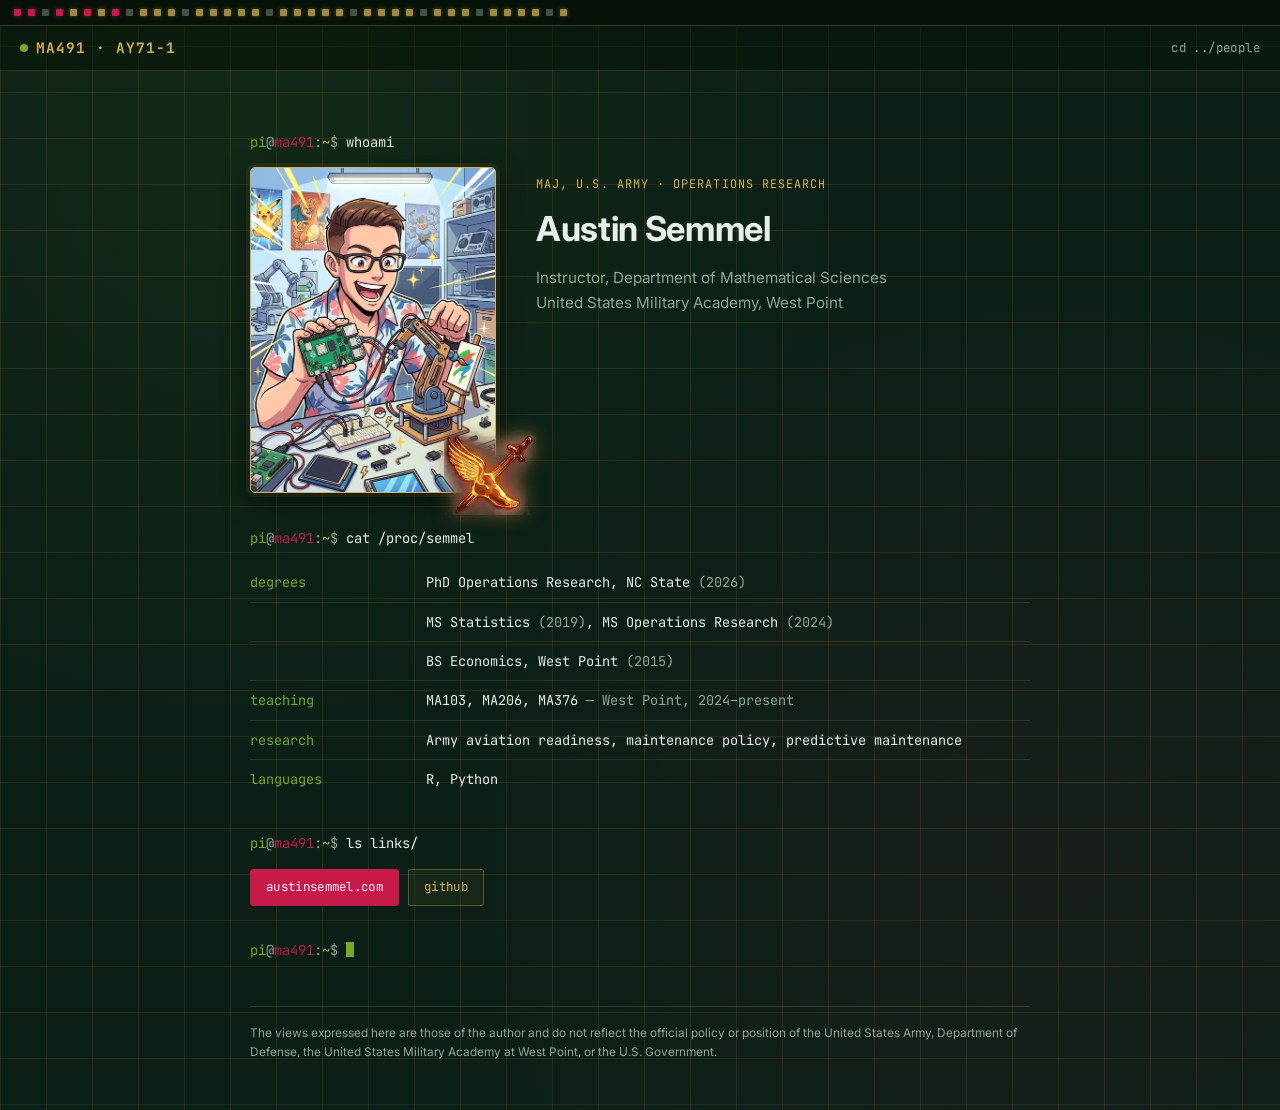
<file: people/austin-semmel/index.html>
<!DOCTYPE html>
<html lang="en">
<head>
<meta charset="utf-8">
<meta name="viewport" content="width=device-width, initial-scale=1">
<title>Austin Semmel &mdash; MA491 AY71-1</title>
<link rel="preconnect" href="https://fonts.googleapis.com">
<link rel="preconnect" href="https://fonts.gstatic.com" crossorigin>
<link href="https://fonts.googleapis.com/css2?family=JetBrains+Mono:wght@400;500;700&family=Inter:wght@400;500;600;700&display=swap" rel="stylesheet">
<style>
:root {
  --board:      #0B1F16;   /* solder-mask green, dialed dark */
  --board-2:    #123024;
  --copper:     #B87333;
  --pad:        #D4AF57;   /* gold-plated pad */
  --raspberry:  #C51A4A;
  --pi-green:   #75A928;
  --silk:       #E6EFE8;   /* silkscreen white */
  --silk-dim:   #8FA694;
  --trace:      rgba(184, 115, 51, 0.16);
}
* { box-sizing: border-box; }
body {
  margin: 0;
  background: var(--board);
  color: var(--silk);
  font-family: Inter, -apple-system, BlinkMacSystemFont, "Segoe UI", Roboto, sans-serif;
  font-size: 15.2px;
  line-height: 1.65;
  -webkit-font-smoothing: antialiased;
  /* Copper traces etched into the board */
  background-image:
    linear-gradient(var(--trace) 1px, transparent 1px),
    linear-gradient(90deg, var(--trace) 1px, transparent 1px),
    radial-gradient(circle at 20% 12%, rgba(117, 169, 40, 0.07), transparent 42%),
    radial-gradient(circle at 82% 78%, rgba(197, 26, 74, 0.07), transparent 45%);
  background-size: 46px 46px, 46px 46px, 100% 100%, 100% 100%;
}
code, .mono { font-family: "JetBrains Mono", ui-monospace, SFMono-Regular, Menlo, monospace; }
a { color: var(--pi-green); }

/* ---- GPIO header across the top ---- */
.gpio {
  height: 26px;
  background: #071309;
  border-bottom: 1px solid rgba(212, 175, 87, 0.25);
  display: flex;
  align-items: center;
  gap: 7px;
  padding: 0 14px;
  overflow: hidden;
}
.gpio i {
  flex: 0 0 auto;
  width: 7px; height: 7px;
  border-radius: 1px;
  background: var(--pad);
  box-shadow: 0 0 4px rgba(212, 175, 87, 0.5);
  opacity: 0.75;
}
.gpio i.p3v3 { background: var(--raspberry); box-shadow: 0 0 5px rgba(197,26,74,0.6); opacity: 1; }
.gpio i.gnd  { background: #4A5A50; box-shadow: none; opacity: 0.9; }

/* ---- Nav ---- */
.navbar {
  display: flex;
  align-items: center;
  gap: 10px 16px;
  flex-wrap: wrap;
  padding: 10px 20px;
  border-bottom: 1px solid rgba(212, 175, 87, 0.18);
  background: rgba(7, 19, 9, 0.55);
}
.course {
  font-family: "JetBrains Mono", monospace;
  font-weight: 700;
  letter-spacing: 1px;
  color: var(--pad);
  font-size: 0.9rem;
}
.led {
  display: inline-block;
  width: 8px; height: 8px;
  border-radius: 50%;
  background: var(--pi-green);
  margin-right: 8px;
  vertical-align: 1px;
  animation: blink 2.4s ease-in-out infinite;
}
@keyframes blink { 0%, 92% { opacity: 1; box-shadow: 0 0 7px var(--pi-green); } 96% { opacity: 0.25; box-shadow: none; } }
.nav-spacer { flex: 1 1 auto; }
.nav-link {
  font-family: "JetBrains Mono", monospace;
  color: var(--silk-dim);
  font-size: 0.78rem;
  text-decoration: none;
  letter-spacing: 0.4px;
}
.nav-link:hover { color: var(--pi-green); }

/* ---- Layout ---- */
.wrap { max-width: 820px; margin: 0 auto; padding: 2.25rem 1.25rem 3rem; }

/* ---- Shell prompts ---- */
.prompt {
  font-family: "JetBrains Mono", monospace;
  font-size: 0.86rem;
  color: var(--silk-dim);
  margin: 2.1rem 0 0.85rem;
  white-space: nowrap;
  overflow-x: auto;
}
.prompt:first-of-type { margin-top: 1.5rem; }
.prompt .u { color: var(--pi-green); }
.prompt .h { color: var(--raspberry); }
.prompt .p { color: var(--pad); }
.prompt .c { color: var(--silk); }
.cursor {
  display: inline-block;
  width: 8px; height: 15px;
  background: var(--pi-green);
  vertical-align: -2px;
  animation: caret 1.1s step-end infinite;
}
@keyframes caret { 50% { opacity: 0; } }

/* ---- Hero ---- */
.hero { display: flex; align-items: flex-start; gap: 2.5rem; flex-wrap: wrap; }
.hero-body { padding-top: 0.5rem; }
.hero-portrait { position: relative; flex-shrink: 0; }
.hero-portrait img.face {
  display: block;
  width: 246px;
  height: auto;
  border-radius: 5px;
  border: 1px solid var(--pad);
  box-shadow: 0 0 0 4px rgba(212, 175, 87, 0.08), 0 8px 26px rgba(0, 0, 0, 0.5);
}
.hero-portrait img.mark {
  position: absolute;
  bottom: -22px; right: -40px;
  width: 92px; height: auto;
  filter: drop-shadow(0 0 9px rgba(184, 115, 51, 0.7));
}
.hero-body { flex: 1 1 300px; min-width: 250px; }
.hero-body h1 { font-size: 2.15rem; font-weight: 700; letter-spacing: -0.01em; margin: 0 0 0.45rem; }
.hero-body .rank {
  font-family: "JetBrains Mono", monospace;
  color: var(--pad);
  text-transform: uppercase;
  letter-spacing: 0.09em;
  font-size: 0.74rem;
  margin: 0 0 0.4rem;
}
.hero-body .role { color: var(--silk-dim); margin: 0; font-size: 0.95rem; }

/* ---- Text blocks ---- */
.out { margin: 0; }
.out p { margin: 0; }

/* ---- Spec table ---- */
table.spec {
  width: 100%;
  border-collapse: collapse;
  font-family: "JetBrains Mono", monospace;
  font-size: 0.85rem;
}
table.spec td { padding: 0.5rem 0; border-bottom: 1px solid rgba(212, 175, 87, 0.14); vertical-align: top; }
table.spec tr:last-child td { border-bottom: none; }
table.spec td.k { color: var(--pi-green); width: 11rem; white-space: nowrap; padding-right: 1rem; }
table.spec td.v { color: var(--silk); }
table.spec td.v span { color: var(--silk-dim); }

/* ---- Links ---- */
.links { display: flex; gap: 0.55rem; flex-wrap: wrap; }
.btn {
  font-family: "JetBrains Mono", monospace;
  display: inline-block;
  padding: 0.45rem 0.95rem;
  border-radius: 3px;
  text-decoration: none;
  font-size: 0.78rem;
  letter-spacing: 0.3px;
  border: 1px solid rgba(212, 175, 87, 0.35);
  color: var(--pad);
  background: rgba(212, 175, 87, 0.06);
  transition: all 0.18s ease;
}
.btn:hover { border-color: var(--pad); background: rgba(212, 175, 87, 0.14); }
.btn.rasp {
  background: var(--raspberry);
  border-color: var(--raspberry);
  color: #FFF0F4;
}
.btn.rasp:hover { background: #A8163E; border-color: #A8163E; }

footer {
  margin-top: 2.75rem;
  padding-top: 1.1rem;
  border-top: 1px solid rgba(212, 175, 87, 0.18);
  color: var(--silk-dim);
  font-size: 0.74rem;
  line-height: 1.6;
}

@media (max-width: 600px) {
  .hero { justify-content: center; }
  .hero-portrait img.mark { right: -14px; bottom: -18px; width: 74px; }
  .hero-portrait img.face { width: min(246px, 78vw); }
  .prompt { font-size: 0.78rem; }
  table.spec td.k { width: auto; display: block; padding-bottom: 0; border: none; }
  table.spec td.v { display: block; padding-top: 0.15rem; }
}
</style>
</head>
<body>

<div class="gpio" aria-hidden="true" id="gpio"></div>

<nav class="navbar">
  <span class="course"><span class="led"></span>MA491 &middot; AY71-1</span>
  <span class="nav-spacer"></span>
  <a class="nav-link" href="../">cd ../people</a>
</nav>

<div class="wrap">

  <p class="prompt"><span class="u">pi</span>@<span class="h">ma491</span>:<span class="p">~</span>$ <span class="c">whoami</span></p>
  <div class="hero">
    <div class="hero-portrait">
      <img class="face" src="[data-uri]" alt="Cartoon of Austin Semmel at a workbench, holding a Raspberry Pi wired to a robot arm painting on an easel">
      <img class="mark" src="[data-uri]" alt="Winged foot and sword, the Operations Research insignia">
    </div>
    <div class="hero-body">
      <p class="rank">MAJ, U.S. Army &middot; Operations Research</p>
      <h1>Austin Semmel</h1>
      <p class="role">Instructor, Department of Mathematical Sciences</p>
      <p class="role">United States Military Academy, West Point</p>
    </div>
  </div>

  <p class="prompt"><span class="u">pi</span>@<span class="h">ma491</span>:<span class="p">~</span>$ <span class="c">cat /proc/semmel</span></p>
  <table class="spec">
    <tr><td class="k">degrees</td><td class="v">PhD Operations Research, NC State <span>(2026)</span></td></tr>
    <tr><td class="k"></td><td class="v">MS Statistics <span>(2019)</span>, MS Operations Research <span>(2024)</span></td></tr>
    <tr><td class="k"></td><td class="v">BS Economics, West Point <span>(2015)</span></td></tr>
    <tr><td class="k">teaching</td><td class="v">MA103, MA206, MA376 <span>&mdash; West Point, 2024&ndash;present</span></td></tr>
    <tr><td class="k">research</td><td class="v">Army aviation readiness, maintenance policy, predictive maintenance</td></tr>
    <tr><td class="k">languages</td><td class="v">R, Python</td></tr>
  </table>

  <p class="prompt"><span class="u">pi</span>@<span class="h">ma491</span>:<span class="p">~</span>$ <span class="c">ls links/</span></p>
  <div class="links">
    <a class="btn rasp" href="https://austinsemmel.com">austinsemmel.com</a>
    <a class="btn" href="https://github.com/defense031">github</a>
  </div>

  <p class="prompt"><span class="u">pi</span>@<span class="h">ma491</span>:<span class="p">~</span>$ <span class="cursor"></span></p>

  <footer>
    The views expressed here are those of the author and do not reflect the official policy or position of the United States Army, Department of Defense, the United States Military Academy at West Point, or the U.S. Government.
  </footer>

</div>

<script>
// A 40-pin header: 3V3 and 5V rails raspberry, grounds dark, the rest gold.
(function () {
  var strip = document.getElementById('gpio');
  var power = [0, 1, 3, 5, 7];       // 3V3 / 5V pins
  var gnd = [2, 8, 12, 18, 24, 29, 33, 38];
  for (var i = 0; i < 40; i++) {
    var pin = document.createElement('i');
    if (power.indexOf(i) > -1) pin.className = 'p3v3';
    else if (gnd.indexOf(i) > -1) pin.className = 'gnd';
    strip.appendChild(pin);
  }
})();
</script>
</body>
</html>
</file>
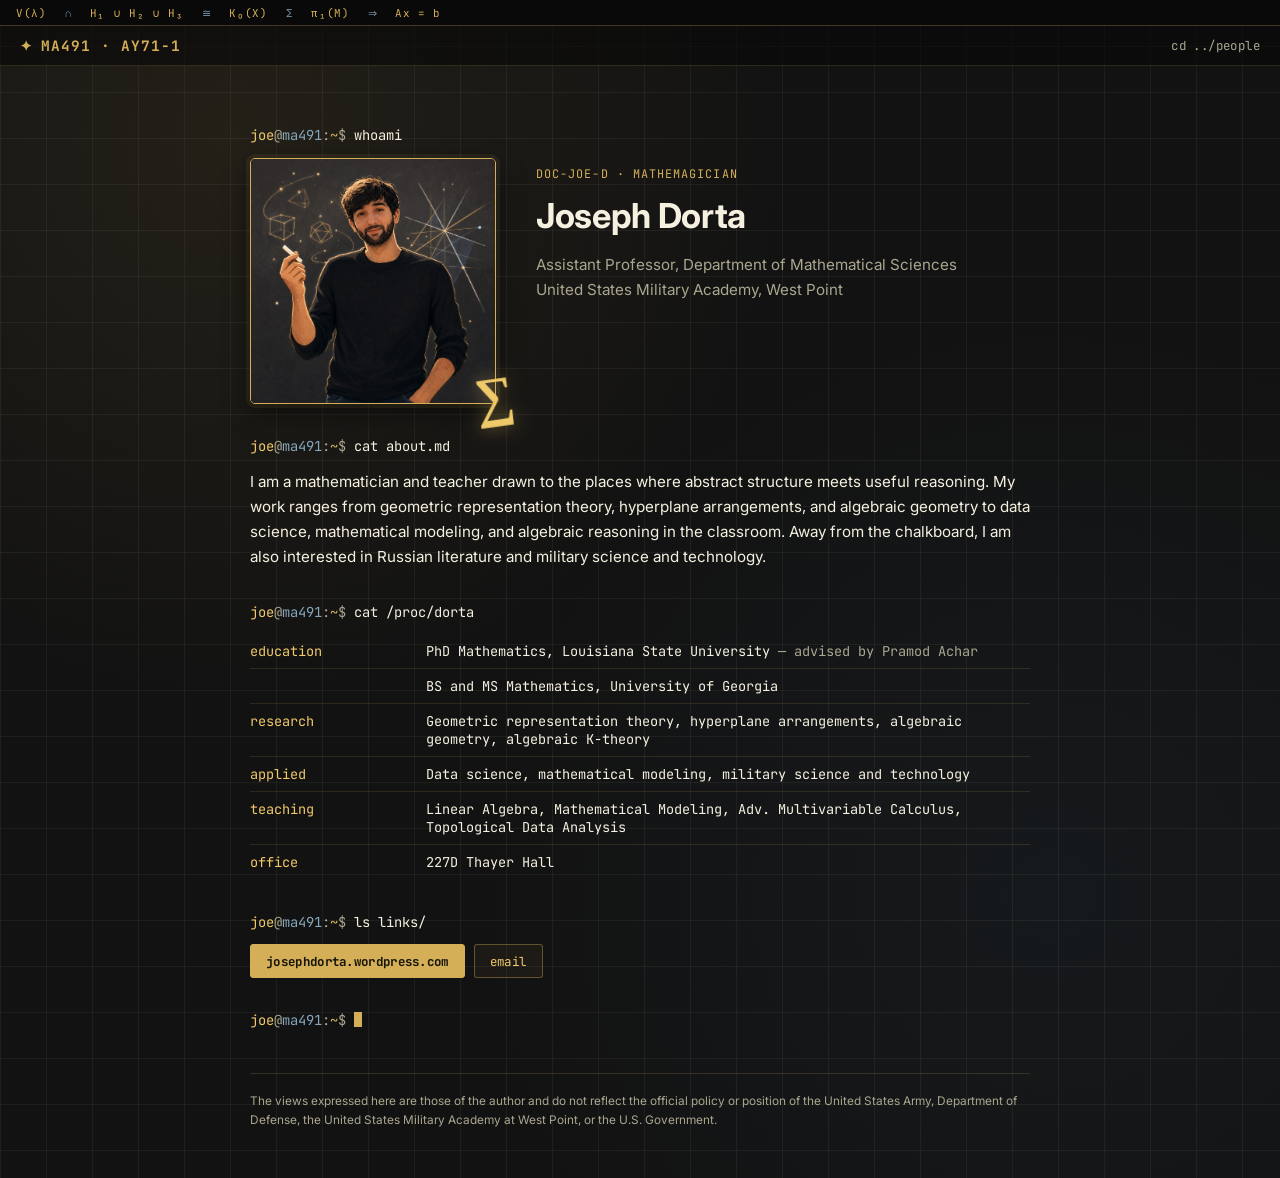
<file: people/doc-joe-d/index.html>
<!DOCTYPE html>
<html lang="en">
<head>
<meta charset="utf-8">
<meta name="viewport" content="width=device-width, initial-scale=1">
<title>Joseph Dorta &mdash; MA491 AY71-1</title>
<link rel="preconnect" href="https://fonts.googleapis.com">
<link rel="preconnect" href="https://fonts.gstatic.com" crossorigin>
<link href="https://fonts.googleapis.com/css2?family=JetBrains+Mono:wght@400;500;700&family=Inter:wght@400;500;600;700&display=swap" rel="stylesheet">
<style>
:root {
  --board: #121212;
  --board-2: #1d1d1b;
  --gold: #d4af57;
  --gold-bright: #f0c96a;
  --cream: #f5f0df;
  --dim: #aaa68f;
  --chalk: rgba(245, 240, 223, 0.055);
}
* { box-sizing: border-box; }
body {
  margin: 0;
  background: var(--board);
  color: var(--cream);
  font-family: Inter, -apple-system, BlinkMacSystemFont, "Segoe UI", sans-serif;
  font-size: 15.2px;
  line-height: 1.65;
  -webkit-font-smoothing: antialiased;
  background-image:
    linear-gradient(var(--chalk) 1px, transparent 1px),
    linear-gradient(90deg, var(--chalk) 1px, transparent 1px),
    radial-gradient(circle at 18% 12%, rgba(212, 175, 87, 0.09), transparent 38%),
    radial-gradient(circle at 82% 76%, rgba(72, 114, 145, 0.08), transparent 42%);
  background-size: 46px 46px, 46px 46px, 100% 100%, 100% 100%;
}
code, .mono { font-family: "JetBrains Mono", ui-monospace, monospace; }
a { color: var(--gold-bright); }
.math-strip {
  height: 26px;
  background: #090909;
  border-bottom: 1px solid rgba(212, 175, 87, 0.28);
  display: flex;
  align-items: center;
  gap: 18px;
  padding: 0 16px;
  overflow: hidden;
  color: var(--gold);
  font: 0.68rem "JetBrains Mono", monospace;
  letter-spacing: 0.06em;
  white-space: nowrap;
}
.math-strip span:nth-child(even) { color: #7695aa; }
.navbar {
  display: flex;
  align-items: center;
  gap: 10px 16px;
  flex-wrap: wrap;
  padding: 10px 20px;
  border-bottom: 1px solid rgba(212, 175, 87, 0.18);
  background: rgba(8, 8, 8, 0.64);
}
.course { font: 700 0.9rem "JetBrains Mono", monospace; letter-spacing: 1px; color: var(--gold); }
.spark { display: inline-block; margin-right: 8px; animation: glow 2.4s ease-in-out infinite; }
@keyframes glow { 50% { text-shadow: 0 0 10px var(--gold-bright); } }
.nav-spacer { flex: 1 1 auto; }
.nav-link { font: 0.78rem "JetBrains Mono", monospace; color: var(--dim); text-decoration: none; letter-spacing: 0.4px; }
.nav-link:hover { color: var(--gold-bright); }
.wrap { max-width: 820px; margin: 0 auto; padding: 2.25rem 1.25rem 3rem; }
.prompt { font: 0.86rem "JetBrains Mono", monospace; color: var(--dim); margin: 2.1rem 0 0.85rem; white-space: nowrap; overflow-x: auto; }
.prompt:first-of-type { margin-top: 1.5rem; }
.prompt .u { color: var(--gold-bright); }
.prompt .h { color: #85a7bd; }
.prompt .p { color: var(--gold); }
.prompt .c { color: var(--cream); }
.cursor { display: inline-block; width: 8px; height: 15px; background: var(--gold); vertical-align: -2px; animation: caret 1.1s step-end infinite; }
@keyframes caret { 50% { opacity: 0; } }
.hero { display: flex; align-items: flex-start; gap: 2.5rem; flex-wrap: wrap; }
.hero-portrait { position: relative; flex-shrink: 0; }
.hero-portrait img {
  display: block;
  width: 246px;
  aspect-ratio: 1;
  object-fit: cover;
  border-radius: 5px;
  border: 1px solid var(--gold);
  box-shadow: 0 0 0 4px rgba(212, 175, 87, 0.08), 0 8px 26px rgba(0, 0, 0, 0.55);
}
.hero-portrait::after {
  content: "∑";
  position: absolute;
  right: -18px;
  bottom: -24px;
  color: var(--gold-bright);
  font: 700 3.4rem Georgia, serif;
  filter: drop-shadow(0 0 9px rgba(212, 175, 87, 0.55));
  transform: rotate(-8deg);
}
.hero-body { flex: 1 1 300px; min-width: 250px; padding-top: 0.5rem; }
.hero-body h1 { font-size: 2.15rem; font-weight: 700; letter-spacing: -0.01em; margin: 0 0 0.45rem; }
.hero-body .rank { font: 0.74rem "JetBrains Mono", monospace; color: var(--gold); text-transform: uppercase; letter-spacing: 0.09em; margin: 0 0 0.4rem; }
.hero-body .role { color: var(--dim); margin: 0; font-size: 0.95rem; }
.out p { margin: 0; }
table.spec { width: 100%; border-collapse: collapse; font: 0.85rem "JetBrains Mono", monospace; }
table.spec td { padding: 0.5rem 0; border-bottom: 1px solid rgba(212, 175, 87, 0.14); vertical-align: top; }
table.spec tr:last-child td { border-bottom: none; }
table.spec td.k { color: var(--gold-bright); width: 11rem; white-space: nowrap; padding-right: 1rem; }
table.spec td.v { color: var(--cream); }
table.spec td.v span { color: var(--dim); }
.links { display: flex; gap: 0.55rem; flex-wrap: wrap; }
.btn { font: 0.78rem "JetBrains Mono", monospace; display: inline-block; padding: 0.45rem 0.95rem; border-radius: 3px; text-decoration: none; letter-spacing: 0.3px; border: 1px solid rgba(212, 175, 87, 0.38); color: var(--gold-bright); background: rgba(212, 175, 87, 0.06); transition: all 0.18s ease; }
.btn:hover { border-color: var(--gold); background: rgba(212, 175, 87, 0.14); }
.btn.primary { background: var(--gold); border-color: var(--gold); color: #17140a; font-weight: 700; }
.btn.primary:hover { background: var(--gold-bright); border-color: var(--gold-bright); }
footer { margin-top: 2.75rem; padding-top: 1.1rem; border-top: 1px solid rgba(212, 175, 87, 0.18); color: var(--dim); font-size: 0.74rem; line-height: 1.6; }
@media (max-width: 600px) {
  .hero { justify-content: center; }
  .hero-portrait img { width: min(246px, 78vw); }
  .hero-portrait::after { right: -8px; }
  .prompt { font-size: 0.78rem; }
  table.spec td.k { width: auto; display: block; padding-bottom: 0; border: none; }
  table.spec td.v { display: block; padding-top: 0.15rem; }
}
</style>
</head>
<body>
<div class="math-strip" aria-hidden="true">
  <span>V(λ)</span><span>∩</span><span>H₁ ∪ H₂ ∪ H₃</span><span>≅</span><span>K₀(X)</span><span>Σ</span><span>π₁(M)</span><span>⇒</span><span>Ax = b</span>
</div>
<nav class="navbar">
  <span class="course"><span class="spark">✦</span>MA491 &middot; AY71-1</span>
  <span class="nav-spacer"></span>
  <a class="nav-link" href="../">cd ../people</a>
</nav>
<main class="wrap">
  <p class="prompt"><span class="u">joe</span>@<span class="h">ma491</span>:<span class="p">~</span>$ <span class="c">whoami</span></p>
  <div class="hero">
    <div class="hero-portrait">
      <img src="../doc-joe-d-assets/joseph-dorta-cartoon.png" alt="Cartoon portrait of Joseph Dorta with mathematical symbols">
    </div>
    <div class="hero-body">
      <p class="rank">Doc-Joe-D &middot; Mathemagician</p>
      <h1>Joseph Dorta</h1>
      <p class="role">Assistant Professor, Department of Mathematical Sciences</p>
      <p class="role">United States Military Academy, West Point</p>
    </div>
  </div>

  <p class="prompt"><span class="u">joe</span>@<span class="h">ma491</span>:<span class="p">~</span>$ <span class="c">cat about.md</span></p>
  <div class="out">
    <p>I am a mathematician and teacher drawn to the places where abstract structure meets useful reasoning. My work ranges from geometric representation theory, hyperplane arrangements, and algebraic geometry to data science, mathematical modeling, and algebraic reasoning in the classroom. Away from the chalkboard, I am also interested in Russian literature and military science and technology.</p>
  </div>

  <p class="prompt"><span class="u">joe</span>@<span class="h">ma491</span>:<span class="p">~</span>$ <span class="c">cat /proc/dorta</span></p>
  <table class="spec">
    <tr><td class="k">education</td><td class="v">PhD Mathematics, Louisiana State University <span>&mdash; advised by Pramod Achar</span></td></tr>
    <tr><td class="k"></td><td class="v">BS and MS Mathematics, University of Georgia</td></tr>
    <tr><td class="k">research</td><td class="v">Geometric representation theory, hyperplane arrangements, algebraic geometry, algebraic K-theory</td></tr>
    <tr><td class="k">applied</td><td class="v">Data science, mathematical modeling, military science and technology</td></tr>
    <tr><td class="k">teaching</td><td class="v">Linear Algebra, Mathematical Modeling, Adv. Multivariable Calculus, Topological Data Analysis</td></tr>
    <tr><td class="k">office</td><td class="v">227D Thayer Hall</td></tr>
  </table>

  <p class="prompt"><span class="u">joe</span>@<span class="h">ma491</span>:<span class="p">~</span>$ <span class="c">ls links/</span></p>
  <div class="links">
    <a class="btn primary" href="https://josephdorta.wordpress.com/">josephdorta.wordpress.com</a>
    <a class="btn" href="mailto:joseph.dorta@westpoint.edu">email</a>
  </div>

  <p class="prompt"><span class="u">joe</span>@<span class="h">ma491</span>:<span class="p">~</span>$ <span class="cursor"></span></p>
  <footer>
    The views expressed here are those of the author and do not reflect the official policy or position of the United States Army, Department of Defense, the United States Military Academy at West Point, or the U.S. Government.
  </footer>
</main>
</body>
</html>
</file>
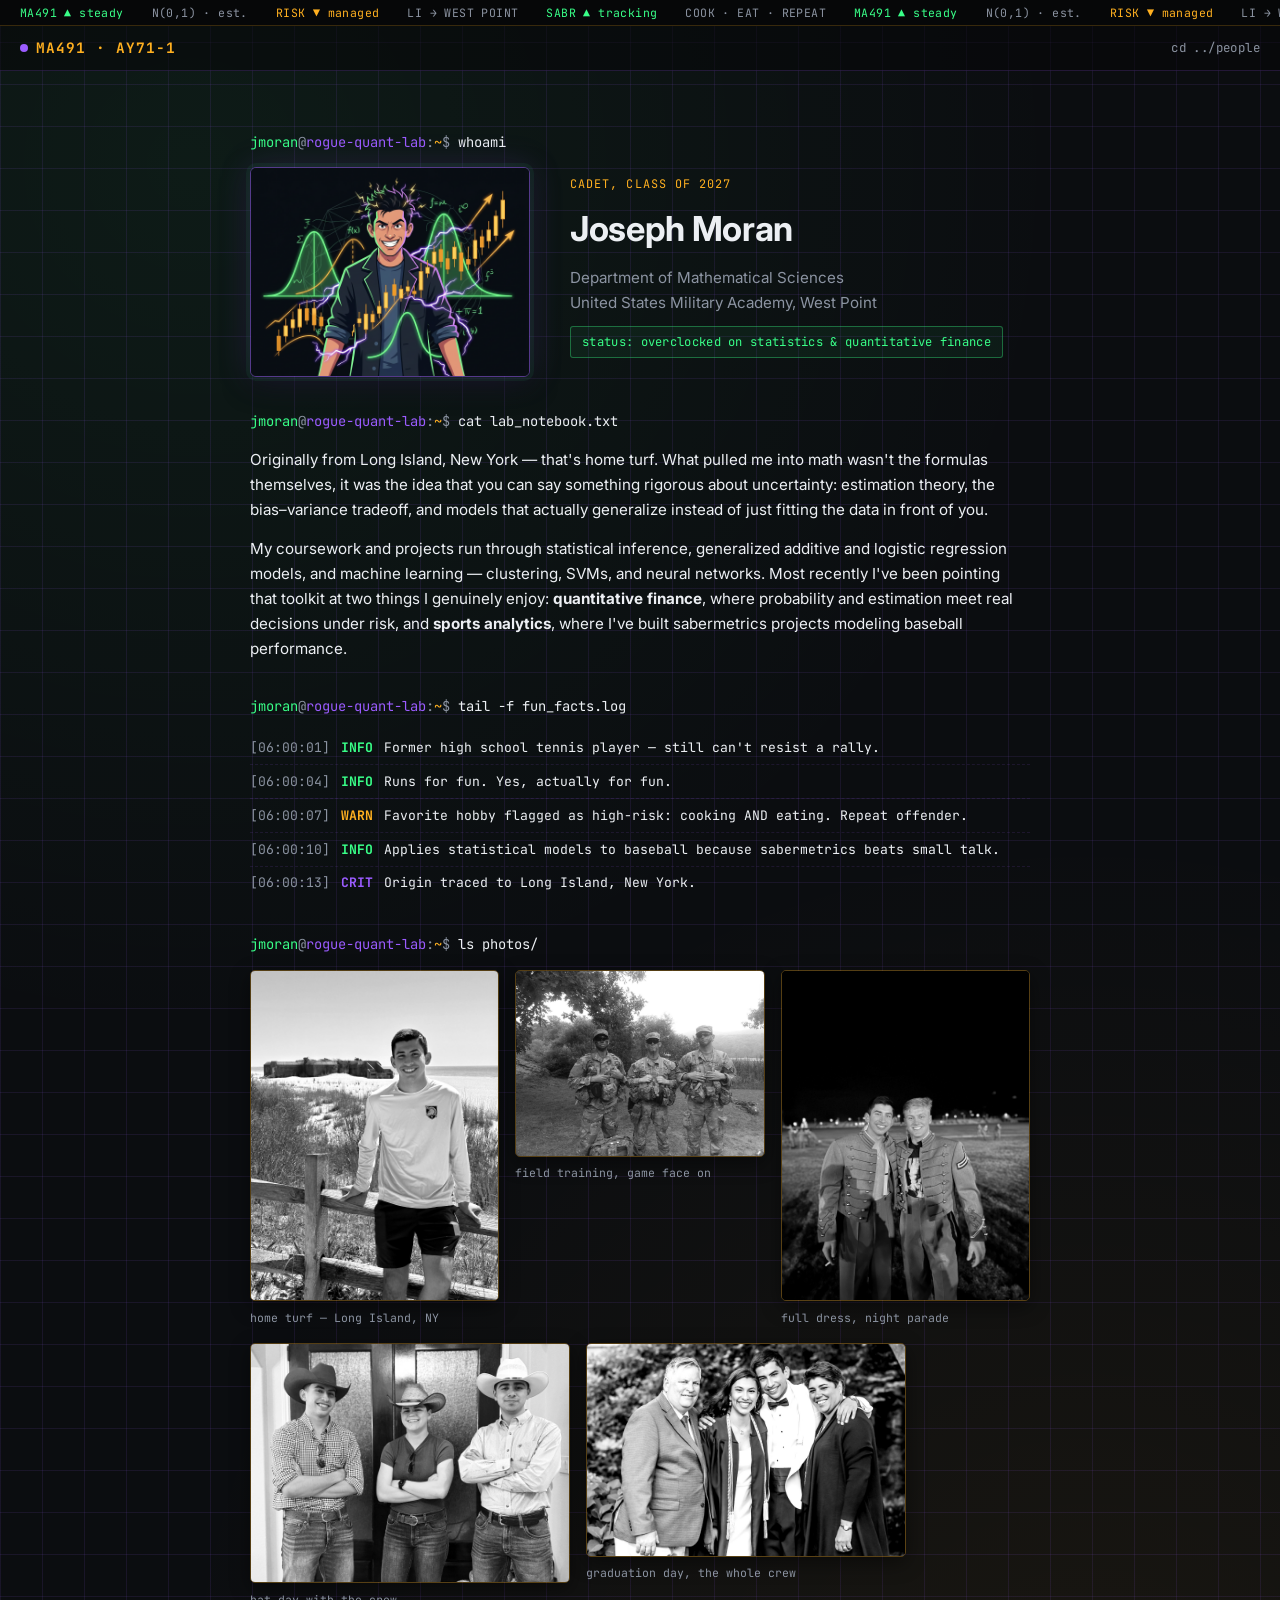
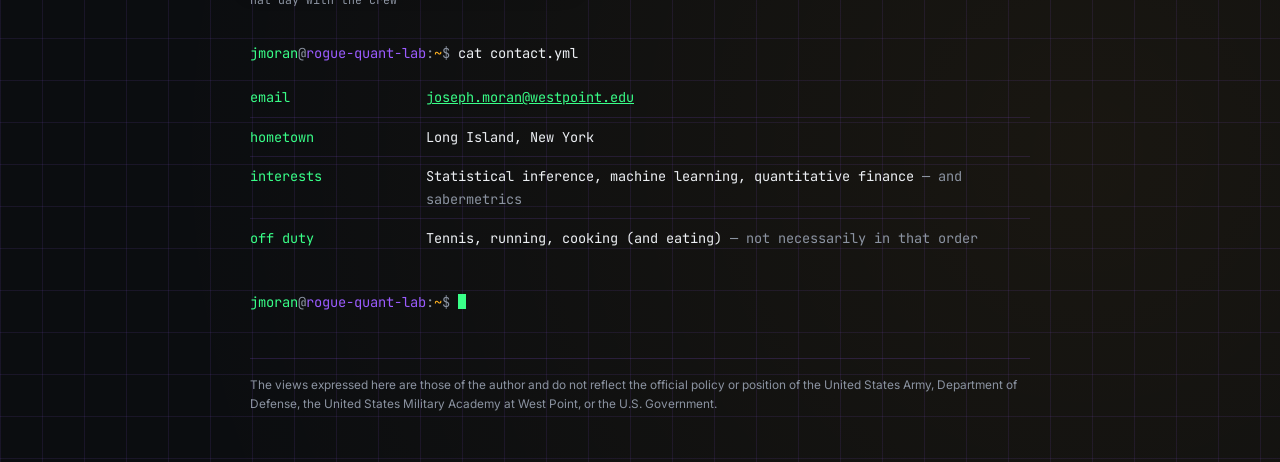
<file: people/joseph-moran/index.html>
<!DOCTYPE html>
<html lang="en">
<head>
<meta charset="utf-8">
<meta name="viewport" content="width=device-width, initial-scale=1">
<title>Joseph Moran &mdash; MA491 AY71-1</title>
<link rel="preconnect" href="https://fonts.googleapis.com">
<link rel="preconnect" href="https://fonts.gstatic.com" crossorigin>
<link href="https://fonts.googleapis.com/css2?family=JetBrains+Mono:wght@400;500;700&family=Inter:wght@400;500;600;700&display=swap" rel="stylesheet">
<style>
:root {
  --lab:       #0B0D10;   /* near-black lab background */
  --lab-2:     #131720;
  --amber:     #FFB020;   /* market ticker amber */
  --phosphor:  #39FF88;   /* terminal green */
  --spark:     #9B5CFF;   /* mad-scientist violet spark */
  --paper:     #ECEFF3;   /* off-white text */
  --paper-dim: #8B93A1;
  --grid:      rgba(155, 92, 255, 0.10);
}
* { box-sizing: border-box; }
body {
  margin: 0;
  background: var(--lab);
  color: var(--paper);
  font-family: Inter, -apple-system, BlinkMacSystemFont, "Segoe UI", Roboto, sans-serif;
  font-size: 15.2px;
  line-height: 1.65;
  -webkit-font-smoothing: antialiased;
  background-image:
    linear-gradient(var(--grid) 1px, transparent 1px),
    linear-gradient(90deg, var(--grid) 1px, transparent 1px),
    radial-gradient(circle at 15% 8%, rgba(57, 255, 136, 0.06), transparent 40%),
    radial-gradient(circle at 85% 85%, rgba(255, 176, 32, 0.06), transparent 45%);
  background-size: 42px 42px, 42px 42px, 100% 100%, 100% 100%;
}
code, .mono { font-family: "JetBrains Mono", ui-monospace, SFMono-Regular, Menlo, monospace; }
a { color: var(--phosphor); }

/* ---- Ticker tape ---- */
.ticker-bar {
  height: 26px;
  background: #060708;
  border-bottom: 1px solid rgba(255, 176, 32, 0.2);
  overflow: hidden;
  display: flex;
  align-items: center;
  white-space: nowrap;
}
.ticker-track {
  display: inline-flex;
  gap: 28px;
  padding-left: 20px;
  animation: scroll-left 22s linear infinite;
  font-family: "JetBrains Mono", monospace;
  font-size: 0.72rem;
  letter-spacing: 0.4px;
}
.ticker-track span { color: var(--paper-dim); flex: 0 0 auto; }
.ticker-track span.up { color: var(--phosphor); }
.ticker-track span.down { color: var(--amber); }
@keyframes scroll-left { 0% { transform: translateX(0); } 100% { transform: translateX(-50%); } }

/* ---- Nav ---- */
.navbar {
  display: flex;
  align-items: center;
  gap: 10px 16px;
  flex-wrap: wrap;
  padding: 10px 20px;
  border-bottom: 1px solid rgba(155, 92, 255, 0.18);
  background: rgba(6, 7, 8, 0.55);
}
.course {
  font-family: "JetBrains Mono", monospace;
  font-weight: 700;
  letter-spacing: 1px;
  color: var(--amber);
  font-size: 0.9rem;
}
.spark-dot {
  display: inline-block;
  width: 8px; height: 8px;
  border-radius: 50%;
  background: var(--spark);
  margin-right: 8px;
  vertical-align: 1px;
  animation: flicker 2.6s ease-in-out infinite;
}
@keyframes flicker { 0%, 88% { opacity: 1; box-shadow: 0 0 8px var(--spark); } 92% { opacity: 0.2; box-shadow: none; } 96% { opacity: 1; box-shadow: 0 0 8px var(--spark); } }
.nav-spacer { flex: 1 1 auto; }
.nav-link {
  font-family: "JetBrains Mono", monospace;
  color: var(--paper-dim);
  font-size: 0.78rem;
  text-decoration: none;
  letter-spacing: 0.4px;
}
.nav-link:hover { color: var(--phosphor); }

/* ---- Layout ---- */
.wrap { max-width: 820px; margin: 0 auto; padding: 2.25rem 1.25rem 3rem; }

/* ---- Shell prompts ---- */
.prompt {
  font-family: "JetBrains Mono", monospace;
  font-size: 0.86rem;
  color: var(--paper-dim);
  margin: 2.1rem 0 0.85rem;
  white-space: nowrap;
  overflow-x: auto;
}
.prompt:first-of-type { margin-top: 1.5rem; }
.prompt .u { color: var(--phosphor); }
.prompt .h { color: var(--spark); }
.prompt .p { color: var(--amber); }
.prompt .c { color: var(--paper); }
.cursor {
  display: inline-block;
  width: 8px; height: 15px;
  background: var(--phosphor);
  vertical-align: -2px;
  animation: caret 1.1s step-end infinite;
}
@keyframes caret { 50% { opacity: 0; } }

/* ---- Hero ---- */
.hero { display: flex; align-items: flex-start; gap: 2.5rem; flex-wrap: wrap; }
.hero-portrait { position: relative; flex-shrink: 0; }
.hero-portrait img {
  display: block;
  width: 280px;
  height: auto;
  border-radius: 6px;
  border: 1px solid rgba(155, 92, 255, 0.5);
  box-shadow: 0 0 0 4px rgba(57, 255, 136, 0.06), 0 0 34px rgba(155, 92, 255, 0.18), 0 8px 26px rgba(0, 0, 0, 0.5);
}
.hero-body { flex: 1 1 300px; min-width: 250px; padding-top: 0.5rem; }
.hero-body h1 { font-size: 2.15rem; font-weight: 700; letter-spacing: -0.01em; margin: 0 0 0.45rem; }
.hero-body .rank {
  font-family: "JetBrains Mono", monospace;
  color: var(--amber);
  text-transform: uppercase;
  letter-spacing: 0.09em;
  font-size: 0.74rem;
  margin: 0 0 0.4rem;
}
.hero-body .role { color: var(--paper-dim); margin: 0; font-size: 0.95rem; }
.tagline {
  display: inline-block;
  margin-top: 0.7rem;
  padding: 0.3rem 0.7rem;
  border: 1px solid rgba(57, 255, 136, 0.35);
  border-radius: 3px;
  background: rgba(57, 255, 136, 0.06);
  color: var(--phosphor);
  font-family: "JetBrains Mono", monospace;
  font-size: 0.76rem;
  letter-spacing: 0.3px;
}

/* ---- Text blocks ---- */
.out { margin: 0; }
.out p { margin: 0 0 0.9rem; }
.out p:last-child { margin-bottom: 0; }

/* ---- Log lines ---- */
.log { font-family: "JetBrains Mono", monospace; font-size: 0.82rem; }
.log .line { padding: 0.35rem 0; border-bottom: 1px dashed rgba(155, 92, 255, 0.12); display: flex; gap: 0.7rem; }
.log .line:last-child { border-bottom: none; }
.log .ts { color: var(--paper-dim); flex: 0 0 auto; }
.log .lvl { flex: 0 0 auto; font-weight: 700; }
.log .lvl.info { color: var(--phosphor); }
.log .lvl.warn { color: var(--amber); }
.log .lvl.crit { color: var(--spark); }
.log .msg { color: var(--paper); }

/* ---- Photo gallery ---- */
.gallery { display: flex; flex-wrap: wrap; gap: 1rem; }
.gallery figure { margin: 0; flex: 1 1 220px; max-width: 320px; }
.gallery img {
  display: block;
  width: 100%;
  height: auto;
  border-radius: 5px;
  border: 1px solid rgba(255, 176, 32, 0.3);
  box-shadow: 0 6px 20px rgba(0, 0, 0, 0.45);
}
.gallery figcaption {
  margin-top: 0.4rem;
  font-family: "JetBrains Mono", monospace;
  font-size: 0.72rem;
  color: var(--paper-dim);
}

/* ---- Spec table ---- */
table.spec {
  width: 100%;
  border-collapse: collapse;
  font-family: "JetBrains Mono", monospace;
  font-size: 0.85rem;
}
table.spec td { padding: 0.5rem 0; border-bottom: 1px solid rgba(155, 92, 255, 0.14); vertical-align: top; }
table.spec tr:last-child td { border-bottom: none; }
table.spec td.k { color: var(--phosphor); width: 11rem; white-space: nowrap; padding-right: 1rem; }
table.spec td.v { color: var(--paper); }
table.spec td.v span { color: var(--paper-dim); }

/* ---- Links ---- */
.links { display: flex; gap: 0.55rem; flex-wrap: wrap; }
.btn {
  font-family: "JetBrains Mono", monospace;
  display: inline-block;
  padding: 0.45rem 0.95rem;
  border-radius: 3px;
  text-decoration: none;
  font-size: 0.78rem;
  letter-spacing: 0.3px;
  border: 1px solid rgba(255, 176, 32, 0.35);
  color: var(--amber);
  background: rgba(255, 176, 32, 0.06);
  transition: all 0.18s ease;
}
.btn:hover { border-color: var(--amber); background: rgba(255, 176, 32, 0.14); }
.btn.spark {
  background: var(--spark);
  border-color: var(--spark);
  color: #F5EFFF;
}
.btn.spark:hover { background: #7E3EE0; border-color: #7E3EE0; }

footer {
  margin-top: 2.75rem;
  padding-top: 1.1rem;
  border-top: 1px solid rgba(155, 92, 255, 0.18);
  color: var(--paper-dim);
  font-size: 0.74rem;
  line-height: 1.6;
}

@media (max-width: 600px) {
  .hero { justify-content: center; }
  .hero-portrait img { width: min(280px, 82vw); }
  .prompt { font-size: 0.78rem; }
  .log .line { flex-wrap: wrap; }
  table.spec td.k { width: auto; display: block; padding-bottom: 0; border: none; }
  table.spec td.v { display: block; padding-top: 0.15rem; }
}
</style>
</head>
<body>

<div class="ticker-bar">
  <div class="ticker-track">
    <span class="up">MA491 ▲ steady</span>
    <span>N(0,1) &middot; est.</span>
    <span class="down">RISK ▼ managed</span>
    <span>LI &rarr; WEST POINT</span>
    <span class="up">SABR ▲ tracking</span>
    <span>COOK &middot; EAT &middot; REPEAT</span>
    <span class="up">MA491 ▲ steady</span>
    <span>N(0,1) &middot; est.</span>
    <span class="down">RISK ▼ managed</span>
    <span>LI &rarr; WEST POINT</span>
    <span class="up">SABR ▲ tracking</span>
    <span>COOK &middot; EAT &middot; REPEAT</span>
  </div>
</div>

<nav class="navbar">
  <span class="course"><span class="spark-dot"></span>MA491 &middot; AY71-1</span>
  <span class="nav-spacer"></span>
  <a class="nav-link" href="../">cd ../people</a>
</nav>

<div class="wrap">

  <p class="prompt"><span class="u">jmoran</span>@<span class="h">rogue-quant-lab</span>:<span class="p">~</span>$ <span class="c">whoami</span></p>
  <div class="hero">
    <div class="hero-portrait">
      <img src="hero.png" alt="Illustrated portrait of Joseph Moran as a rogue quant mad scientist, surrounded by glowing bell curves, candlestick charts, and lightning">
    </div>
    <div class="hero-body">
      <p class="rank">Cadet, Class of 2027</p>
      <h1>Joseph Moran</h1>
      <p class="role">Department of Mathematical Sciences</p>
      <p class="role">United States Military Academy, West Point</p>
      <span class="tagline">status: overclocked on statistics &amp; quantitative finance</span>
    </div>
  </div>

  <p class="prompt"><span class="u">jmoran</span>@<span class="h">rogue-quant-lab</span>:<span class="p">~</span>$ <span class="c">cat lab_notebook.txt</span></p>
  <div class="out">
    <p>Originally from Long Island, New York &mdash; that's home turf. What
    pulled me into math wasn't the formulas themselves, it was the idea that
    you can say something rigorous about uncertainty: estimation theory,
    the bias&ndash;variance tradeoff, and models that actually generalize
    instead of just fitting the data in front of you.</p>
    <p>My coursework and projects run through statistical inference,
    generalized additive and logistic regression models, and machine
    learning &mdash; clustering, SVMs, and neural networks. Most recently
    I've been pointing that toolkit at two things I genuinely enjoy:
    <strong>quantitative finance</strong>, where probability and estimation
    meet real decisions under risk, and <strong>sports analytics</strong>,
    where I've built sabermetrics projects modeling baseball performance.</p>
  </div>

  <p class="prompt"><span class="u">jmoran</span>@<span class="h">rogue-quant-lab</span>:<span class="p">~</span>$ <span class="c">tail -f fun_facts.log</span></p>
  <div class="log">
    <div class="line"><span class="ts">[06:00:01]</span><span class="lvl info">INFO</span><span class="msg">Former high school tennis player &mdash; still can't resist a rally.</span></div>
    <div class="line"><span class="ts">[06:00:04]</span><span class="lvl info">INFO</span><span class="msg">Runs for fun. Yes, actually for fun.</span></div>
    <div class="line"><span class="ts">[06:00:07]</span><span class="lvl warn">WARN</span><span class="msg">Favorite hobby flagged as high-risk: cooking AND eating. Repeat offender.</span></div>
    <div class="line"><span class="ts">[06:00:10]</span><span class="lvl info">INFO</span><span class="msg">Applies statistical models to baseball because sabermetrics beats small talk.</span></div>
    <div class="line"><span class="ts">[06:00:13]</span><span class="lvl crit">CRIT</span><span class="msg">Origin traced to Long Island, New York.</span></div>
  </div>

  <p class="prompt"><span class="u">jmoran</span>@<span class="h">rogue-quant-lab</span>:<span class="p">~</span>$ <span class="c">ls photos/</span></p>
  <div class="gallery">
    <figure>
      <img src="photo-longisland.jpg" alt="Joseph Moran on a beach near Fort Tilden, dressed in Army gear">
      <figcaption>home turf &mdash; Long Island, NY</figcaption>
    </figure>
    <figure>
      <img src="camo-training.jpg" alt="Joseph Moran and two classmates in field uniform with camouflage face paint">
      <figcaption>field training, game face on</figcaption>
    </figure>
    <figure>
      <img src="parade-uniform.jpg" alt="Joseph Moran in full dress uniform with a classmate at a night parade">
      <figcaption>full dress, night parade</figcaption>
    </figure>
    <figure>
      <img src="cowboy-hats.jpg" alt="Joseph Moran and two friends wearing cowboy hats">
      <figcaption>hat day with the crew</figcaption>
    </figure>
    <figure>
      <img src="family-graduation.jpg" alt="Joseph Moran with his family at a graduation">
      <figcaption>graduation day, the whole crew</figcaption>
    </figure>
  </div>

  <p class="prompt"><span class="u">jmoran</span>@<span class="h">rogue-quant-lab</span>:<span class="p">~</span>$ <span class="c">cat contact.yml</span></p>
  <table class="spec">
    <tr><td class="k">email</td><td class="v"><a href="mailto:joseph.moran@westpoint.edu">joseph.moran@westpoint.edu</a></td></tr>
    <tr><td class="k">hometown</td><td class="v">Long Island, New York</td></tr>
    <tr><td class="k">interests</td><td class="v">Statistical inference, machine learning, quantitative finance <span>&mdash; and sabermetrics</span></td></tr>
    <tr><td class="k">off duty</td><td class="v">Tennis, running, cooking (and eating) <span>&mdash; not necessarily in that order</span></td></tr>
  </table>

  <p class="prompt"><span class="u">jmoran</span>@<span class="h">rogue-quant-lab</span>:<span class="p">~</span>$ <span class="cursor"></span></p>

  <footer>
    The views expressed here are those of the author and do not reflect the official policy or position of the United States Army, Department of Defense, the United States Military Academy at West Point, or the U.S. Government.
  </footer>

</div>

</body>
</html>
</file>
